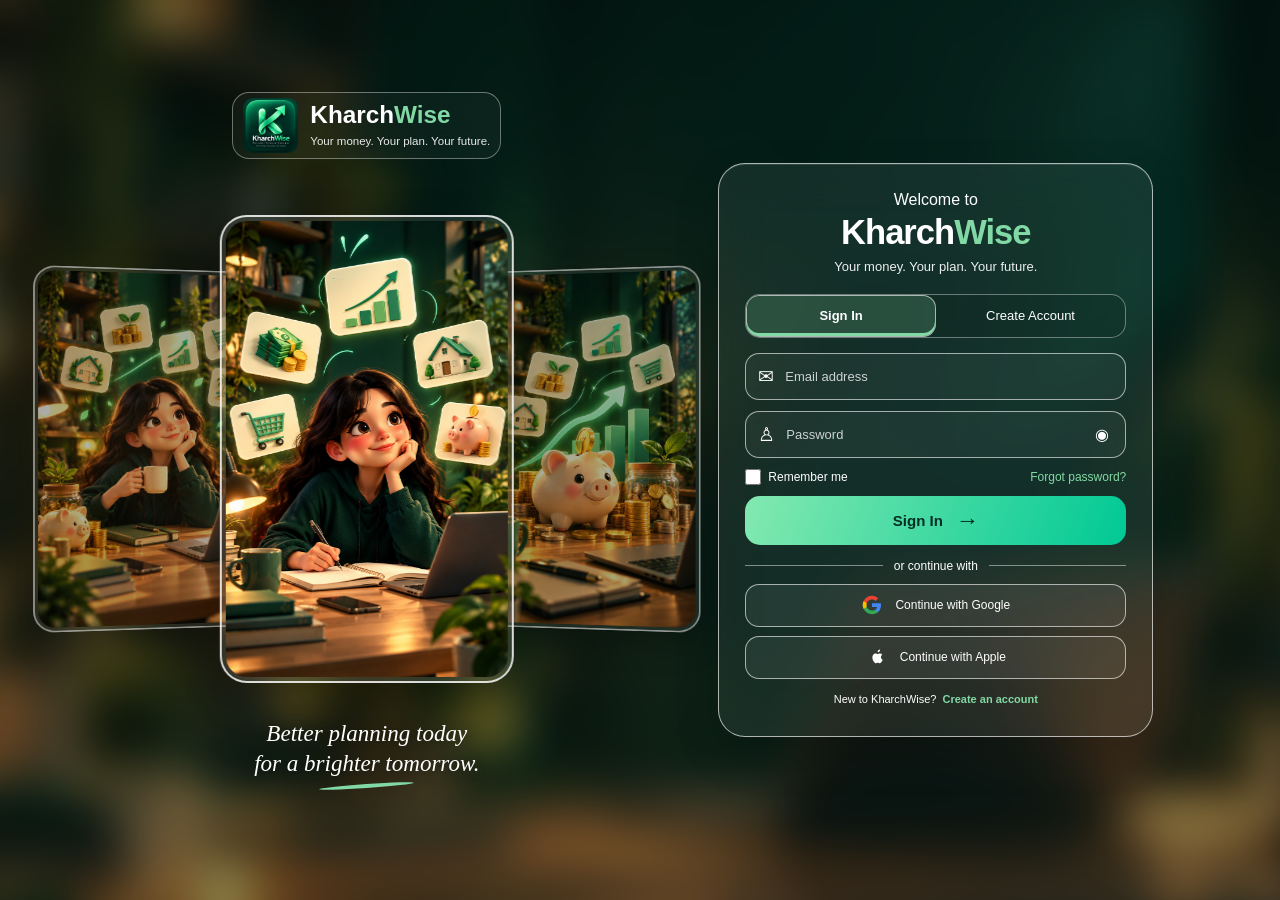
<file: templates/index.html>
<!DOCTYPE html>
<html lang="en">
<head>
    <meta charset="UTF-8">
    <meta name="viewport" content="width=device-width, initial-scale=1.0">
    <title>KharchWise | Your Money. Your Plan. Your Future.</title>
    <link rel="stylesheet" href="/static/css/style.css">
</head>
<body>

<main class="login-page">

    <section class="brand-section">

        <!-- Compact transparent logo and brand name -->
        <div class="logo-frame">
            <img src="/static/images/kharchwise-logo.png"
                 alt="KharchWise logo"
                 class="brand-logo">

            <div class="logo-copy">
                <h2>Kharch<span>Wise</span></h2>
                <p>Your money. Your plan. Your future.</p>
            </div>
        </div>

        <!-- Rotating photos -->
        <div class="carousel">
            <div class="carousel-track">

                <div class="carousel-card">
                    <img src="/static/images/carousel-salary.png"
                         alt="Plan your salary">
                </div>

                <div class="carousel-card">
                    <img src="/static/images/carousel-savings.png"
                         alt="Build your savings">
                </div>

                <div class="carousel-card">
                    <img src="/static/images/carousel-expenses.png"
                         alt="Track your expenses">
                </div>

                <div class="carousel-card">
                    <img src="/static/images/carousel-bills.png"
                         alt="Manage your bills">
                </div>

                

                <div class="carousel-card">
                    <img src="/static/images/carousel-freedom.png"
                         alt="Financial freedom">
                </div>

            </div>
        </div>

        <div class="brand-quote">
            <p>Better planning today<br>for a brighter tomorrow.</p>
            <span></span>
        </div>

    </section>

    <section class="auth-section">
        <div class="auth-card">

            <header class="auth-header">
                <p class="welcome">Welcome to</p>
                <h1>Kharch<span>Wise</span></h1>
                <p class="tagline">Your money. Your plan. Your future.</p>
            </header>

            <div class="auth-tabs">
                <button type="button" class="auth-tab active" id="signin-tab">
                    Sign In
                </button>
                <button type="button" class="auth-tab" id="signup-tab">
                    Create Account
                </button>
            </div>

            <form id="auth-form" class="login-form">

                <label class="input-box">
                    <span aria-hidden="true">✉</span>
                    <input type="email" id="email"
                           placeholder="Email address"
                           autocomplete="email" required>
                </label>

                <label class="input-box">
                    <span aria-hidden="true">♙</span>
                    <input type="password" id="password"
                           placeholder="Password"
                           autocomplete="current-password" required>
                    <button type="button" id="password-toggle"
                            class="password-toggle"
                            aria-label="Show password">◉</button>
                </label>

                <div class="form-options">
                    <label class="remember">
                        <input type="checkbox" id="remember-me">
                        <span>Remember me</span>
                    </label>
                    <a href="#" id="forgot-password">Forgot password?</a>
                </div>

                <button class="primary-button" type="submit">
                    <span id="submit-label">Sign In</span>
                    <span aria-hidden="true">→</span>
                </button>

                <p id="form-message" class="form-message" role="status"></p>
            </form>

            <div class="divider">
                <span></span>
                <p>or continue with</p>
                <span></span>
            </div>

            <div class="social-buttons">

                <button type="button" class="social-button" id="google-button">
                    <svg viewBox="0 0 48 48" class="social-logo" aria-hidden="true">
                        <path fill="#4285F4" d="M43.6 24.5c0-1.4-.1-2.8-.4-4.1H24v7.8h11c-.5 2.5-1.9 4.6-4.1 6v5h6.6c3.9-3.6 6.1-8.7 6.1-14.7Z"/>
                        <path fill="#34A853" d="M24 44c5.5 0 10.1-1.8 13.5-4.8l-6.6-5c-1.8 1.2-4.1 1.9-6.9 1.9-5.3 0-9.8-3.6-11.4-8.4H5.8v5.2C9.2 39.5 16 44 24 44Z"/>
                        <path fill="#FBBC05" d="M12.6 27.7a12 12 0 0 1 0-7.4v-5.2H5.8a20 20 0 0 0 0 17.8l6.8-5.2Z"/>
                        <path fill="#EA4335" d="M24 11.9c3 0 5.7 1 7.8 3.1l5.8-5.8C34.1 6 29.5 4 24 4 16 4 9.2 8.5 5.8 15.1l6.8 5.2c1.6-4.8 6.1-8.4 11.4-8.4Z"/>
                    </svg>
                    <span>Continue with Google</span>
                </button>

                <button type="button" class="social-button" id="apple-button">
                    <svg viewBox="0 0 24 24"
                         class="social-logo apple-logo"
                         aria-hidden="true">
                        <path fill="currentColor" d="M16.37 12.2c.02 2.1 1.84 2.8 1.86 2.81-.02.05-.29 1.01-.96 2-.58.85-1.18 1.69-2.13 1.71-.93.02-1.23-.55-2.29-.55-1.05 0-1.39.53-2.27.57-.91.03-1.6-.92-2.18-1.77-1.19-1.72-2.1-4.87-.88-7 .61-1.06 1.7-1.73 2.88-1.75.9-.02 1.75.61 2.29.61.53 0 1.53-.76 2.58-.65.44.02 1.69.18 2.49 1.35-.06.04-1.49.87-1.48 2.67ZM14.68 5.87c.47-.57.79-1.36.7-2.15-.68.03-1.5.45-1.99 1.02-.44.51-.83 1.31-.72 2.08.76.06 1.54-.39 2.01-.95Z"/>
                    </svg>
                    <span>Continue with Apple</span>
                </button>

            </div>

            <p class="account-switch">
                <span id="account-switch-text">New to KharchWise?</span>
                <button type="button" id="account-switch-button">
                    Create an account
                </button>
            </p>

        </div>
    </section>

</main>

<script src="/static/js/script.js"></script>
</body>
</html>
</file>
<file: static/css/style.css>
/* =========================================
   KHARCHWISE — COMPLETE RESPONSIVE CSS
   ========================================= */

* {
    margin: 0;
    padding: 0;
    box-sizing: border-box;
}

:root {
    --mint: #83D9A5;
    --deep-green: #0B2923;
    --white: #FFFFFF;
}

html {
    min-height: 100%;
}

body {
    min-height: 100vh;
    font-family: Arial, Helvetica, sans-serif;
    color: var(--white);
    background: var(--deep-green);
}

button,
input {
    font: inherit;
}

button {
    cursor: pointer;
}

a {
    color: var(--mint);
    text-decoration: none;
}

/* MAIN PAGE */

.login-page {
    position: relative;
    isolation: isolate;
    overflow: hidden;

    width: 100%;
    min-height: 100vh;
    min-height: 100svh;

    display: grid;
    grid-template-columns: minmax(0, 1.12fr) minmax(0, 0.88fr);
    align-items: center;
    gap: 14px;

    padding: 14px 28px;
}

/* BLURRED BACKGROUND */

.login-page::before {
    content: "";
    position: absolute;
    z-index: -2;
    inset: -25px;

    background-image: url("/static/images/login-background.png");
    background-size: cover;
    background-position: center;
    background-repeat: no-repeat;

    filter: blur(20px);
    transform: scale(1.06);
}

.login-page::after {
    content: "";
    position: absolute;
    z-index: -1;
    inset: 0;

    background: rgba(3, 25, 21, 0.48);
    pointer-events: none;
}

/* LEFT BRAND SECTION */

.brand-section {
    width: 100%;
    min-width: 0;

    display: flex;
    flex-direction: column;
    align-items: center;
    justify-content: center;
    gap: 2px;
}

/* COMPACT TRANSPARENT LOGO BOX */

.logo-frame {
    align-self: center;
    width: fit-content;
    max-width: 100%;

    display: flex;
    align-items: center;
    gap: 12px;

    padding: 5px 10px;

    border: 1px solid rgba(255, 255, 255, 0.38);
    border-radius: 17px;

    background: rgba(255, 255, 255, 0.035);

    backdrop-filter: blur(15px);
    -webkit-backdrop-filter: blur(15px);

    margin-bottom: 0;
    transform: translateY(-20px);
}

.brand-logo {
    display: block;
    width: 55px;
    height: 55px;
    flex: 0 0 55px;

    object-fit: contain;
    border-radius: 10px;
}

.logo-copy {
    min-width: 0;
    text-align: left;
}

.logo-copy h2 {
    font-size: clamp(20px, 1.9vw, 28px);
    line-height: 1.15;
    white-space: nowrap;
}

.logo-copy h2 span {
    color: var(--mint);
}

.logo-copy p {
    margin-top: 4px;
    font-size: clamp(9px, 0.9vw, 12px);
    line-height: 1.4;
    color: rgba(255, 255, 255, 0.9);
}

/* LARGE ROTATING PHOTO CAROUSEL */

.carousel {
    position: relative;
    width: 100%;
    height: clamp(420px, 60vh, 550px);
    perspective: 1100px;
    margin-top: -2px;
}

.carousel-track {
    position: relative;
    width: 100%;
    height: 100%;
    transform-style: preserve-3d;
}

.carousel-card {
    position: absolute;
    left: 50%;
    top: 50%;

    width: clamp(220px, 23vw, 310px);
    height: clamp(350px, 52vh, 480px);

    padding: 4px;

    border: 2px solid rgba(255, 255, 255, 0.82);
    border-radius: 27px;
    overflow: hidden;

    background: rgba(255, 255, 255, 0.10);

    backdrop-filter: blur(12px);
    -webkit-backdrop-filter: blur(12px);

    box-shadow: 0 15px 38px rgba(0, 0, 0, 0.25);

    transform: translate(-50%, -50%);

    transition:
        transform 0.9s cubic-bezier(.2, .75, .25, 1),
        opacity 0.9s ease,
        filter 0.9s ease;
}

.carousel-card img {
    display: block;
    width: 100%;
    height: 100%;

    object-fit: cover;
    border-radius: 21px;
}

/* LEFT PHOTO */

.carousel-card.position-left {
    transform: translate(-123%, -50%) scale(0.77) rotateY(9deg);
    opacity: 0.82;
    z-index: 1;
    filter: brightness(0.80);
}

/* CENTER PHOTO */

.carousel-card.position-center {
    transform: translate(-50%, -50%) scale(1);
    opacity: 1;
    z-index: 3;
    filter: brightness(1);
}

/* RIGHT PHOTO */

.carousel-card.position-right {
    transform: translate(23%, -50%) scale(0.77) rotateY(-9deg);
    opacity: 0.82;
    z-index: 1;
    filter: brightness(0.80);
}

/* HIDDEN PHOTOS */

.carousel-card.position-hidden {
    transform: translate(-50%, -50%) scale(0.55);
    opacity: 0;
    z-index: 0;
    pointer-events: none;
}

/* QUOTE BELOW THE PHOTOS */

.brand-quote {
    text-align: center;
    margin-top: -2px;
    padding: 0 8px;
}

.brand-quote p {
    font-family: Georgia, "Times New Roman", serif;
    font-style: italic;
    font-size: clamp(19px, 1.8vw, 25px);
    line-height: 1.3;
    text-shadow: 0 2px 12px rgba(0, 0, 0, 0.4);
}

.brand-quote span {
    display: block;
    width: 95px;
    height: 4px;
    margin: 6px auto 0;

    background: var(--mint);
    border-radius: 50%;
    transform: rotate(-4deg);
}

/* RIGHT LOGIN SECTION */

.auth-section {
    width: 100%;
    min-width: 0;

    display: flex;
    justify-content: center;
    align-items: center;

    padding: 0;
    transform: translateX(-50px);
}

/* GLASS LOGIN CARD */

.auth-card {
    width: 100%;
    max-width: 435px;
    padding: 27px 26px;

    border: 1.5px solid rgba(255, 255, 255, 0.65);
    border-radius: 27px;

    background: rgba(255, 255, 255, 0.075);

    backdrop-filter: blur(24px) saturate(125%);
    -webkit-backdrop-filter: blur(24px) saturate(125%);

    box-shadow:
        0 18px 45px rgba(0, 0, 0, 0.16),
        inset 0 1px 0 rgba(255, 255, 255, 0.12);
}

/* LOGIN HEADER */

.auth-header {
    text-align: center;
    margin-bottom: 17px;
}

.welcome {
    font-size: 16px;
    margin-bottom: 4px;
}

.auth-header h1 {
    font-size: clamp(31px, 2.7vw, 39px);
    letter-spacing: -1px;
    margin-bottom: 5px;
}

.auth-header h1 span {
    color: var(--mint);
}

.tagline {
    font-size: 13px;
    color: rgba(255, 255, 255, 0.92);
    line-height: 1.5;
}

/* SIGN IN / CREATE ACCOUNT TABS */

.auth-tabs {
    display: grid;
    grid-template-columns: 1fr 1fr;

    margin-bottom: 15px;

    border: 1px solid rgba(255, 255, 255, 0.38);
    border-radius: 15px;
    overflow: hidden;

    background: rgba(0, 0, 0, 0.07);
}

.auth-tab {
    min-width: 0;
    min-height: 42px;

    border: 1px solid transparent;
    border-radius: 13px;

    background: transparent;
    color: white;
    font-size: 13px;
}

.auth-tab.active {
    border-color: rgba(255, 255, 255, 0.60);
    background: rgba(131, 217, 165, 0.20);
    box-shadow: inset 0 -3px 0 var(--mint);
    font-weight: 700;
}

/* LOGIN FORM */

.login-form {
    display: flex;
    flex-direction: column;
    gap: 11px;
}

/* INPUT BOXES */

.input-box {
    min-width: 0;
    min-height: 47px;

    display: flex;
    align-items: center;
    gap: 11px;

    padding: 0 12px;

    border: 1px solid rgba(255, 255, 255, 0.60);
    border-radius: 14px;

    background: rgba(255, 255, 255, 0.045);
}

.input-box:focus-within {
    border-color: white;
    background: rgba(255, 255, 255, 0.08);
}

.input-box > span {
    font-size: 19px;
    flex-shrink: 0;
}

.input-box input {
    width: 100%;
    min-width: 0;
    height: 43px;

    border: none;
    outline: none;

    background: transparent;
    color: white;
    font-size: 13px;
}

.input-box input::placeholder {
    color: rgba(255, 255, 255, 0.78);
}

.password-toggle {
    flex-shrink: 0;
    border: none;
    background: transparent;
    color: white;
    padding: 4px;
}

/* REMEMBER ME AND FORGOT PASSWORD */

.form-options {
    display: flex;
    align-items: center;
    justify-content: space-between;
    flex-wrap: wrap;
    gap: 9px;

    font-size: 12px;
}

.remember {
    display: flex;
    align-items: center;
    gap: 7px;
}

.remember input {
    accent-color: var(--mint);
    width: 16px;
    height: 16px;
}

/* PRIMARY SIGN IN BUTTON */

.primary-button {
    width: 100%;
    min-height: 49px;

    display: flex;
    align-items: center;
    justify-content: center;
    gap: 13px;

    border: none;
    border-radius: 15px;

    background: linear-gradient(110deg, #83E9B0, #00C995);
    color: #052D24;

    font-weight: 700;
    font-size: 15px;
}

.primary-button span:last-child {
    font-size: 23px;
}

.form-message {
    color: var(--mint);
    font-size: 12px;
    line-height: 1.5;
}

.form-message:empty {
    display: none;
}

/* DIVIDER */

.divider {
    display: flex;
    align-items: center;
    gap: 11px;

    margin: 14px 0 11px;
}

.divider span {
    flex: 1;
    height: 1px;
    background: rgba(255, 255, 255, 0.46);
}

.divider p {
    font-size: 12px;
    white-space: nowrap;
}

/* GOOGLE AND APPLE BUTTONS */

.social-buttons {
    display: flex;
    flex-direction: column;
    gap: 9px;
}

.social-button {
    width: 100%;
    min-height: 43px;

    display: flex;
    align-items: center;
    justify-content: center;
    gap: 12px;

    border: 1px solid rgba(255, 255, 255, 0.60);
    border-radius: 14px;

    background: rgba(255, 255, 255, 0.065);
    color: white;
    font-size: 12px;
}

.social-button:hover {
    background: rgba(255, 255, 255, 0.14);
}

.social-logo {
    width: 22px;
    height: 22px;
    flex-shrink: 0;
}

.apple-logo {
    color: white;
}

/* ACCOUNT SWITCH LINK */

.account-switch {
    margin-top: 12px;

    display: flex;
    flex-wrap: wrap;
    justify-content: center;
    gap: 6px;

    text-align: center;
    font-size: 11px;
    line-height: 1.6;
}

.account-switch button {
    border: none;
    background: transparent;
    color: var(--mint);
    font-size: 11px;
    font-weight: 700;
}

/* SHORT LAPTOP SCREENS */

@media (min-width: 761px) and (max-height: 800px) {
    .login-page {
        padding-top: 8px;
        padding-bottom: 8px;
    }

    .brand-section {
        gap: 1px;
    }

    .logo-frame {
        padding: 4px 9px;
    }

    .brand-logo {
        width: 48px;
        height: 48px;
        flex-basis: 48px;
    }

    .carousel {
        height: 51vh;
        min-height: 330px;
    }

    .carousel-card {
        width: clamp(210px, 22vw, 290px);
        height: min(48vh, 420px);
        min-height: 300px;
    }

    .brand-quote {
        margin-top: -2px;
    }

    .brand-quote p {
        font-size: 19px;
    }

    .auth-card {
        padding: 20px 22px;
    }

    .auth-header {
        margin-bottom: 10px;
    }

    .auth-tabs {
        margin-bottom: 9px;
    }

    .login-form {
        gap: 7px;
    }

    .input-box {
        min-height: 40px;
    }

    .input-box input {
        height: 37px;
    }

    .primary-button {
        min-height: 42px;
    }

    .divider {
        margin: 9px 0 7px;
    }

    .social-button {
        min-height: 37px;
    }

    .account-switch {
        margin-top: 7px;
    }
}

/* MOBILE RESPONSIVE LAYOUT */

@media (max-width: 760px) {
    .login-page {
        grid-template-columns: minmax(0, 1fr);
        align-content: start;
        gap: 17px;

        padding: 16px 13px 24px;
    }

    .brand-section {
        gap: 5px;
    }

    .logo-frame {
        align-self: center;
        width: fit-content;
        max-width: 100%;

        min-height: 66px;
        gap: 9px;
        padding: 6px 10px;
    }

    .brand-logo {
        width: 46px;
        height: 46px;
        flex-basis: 46px;
    }

    .logo-copy h2 {
        font-size: 20px;
    }

    .logo-copy p {
        font-size: 9px;
    }

    .carousel {
        height: clamp(380px, 48vh, 460px);
        margin-top: 0;
    }

    .carousel-card {
        width: min(82vw, 340px);
        height: min(44vh, 420px);
        min-height: 300px;
    }

    .brand-quote {
        margin-top: -4px;
    }

    .brand-quote p {
        font-size: 19px;
    }

    .auth-section {
        transform: none;
    }

    .auth-card {
        width: 100%;
        max-width: 440px;
        padding: 23px 19px;
    }

    .auth-header h1 {
        font-size: 34px;
    }
}

/* SMALL MOBILE SCREENS */

@media (max-width: 390px) {
    .login-page {
        padding: 13px 9px 22px;
        gap: 14px;
    }

    .logo-frame {
        gap: 7px;
        padding: 5px 8px;
    }

    .brand-logo {
        width: 41px;
        height: 41px;
        flex-basis: 41px;
    }

    .logo-copy h2 {
        font-size: 18px;
    }

    .logo-copy p {
        font-size: 8px;
    }

    .carousel {
        height: 330px;
    }

    .carousel-card {
        width: min(76vw, 280px);
        height: 270px;
        min-height: 0;
    }

    .carousel-card.position-left {
        transform: translate(-98%, -50%) scale(0.72) rotateY(8deg);
    }

    .carousel-card.position-right {
        transform: translate(-2%, -50%) scale(0.72) rotateY(-8deg);
    }

    .auth-card {
        padding: 18px 14px;
    }
}

/* REDUCE MOTION IF REQUESTED BY DEVICE */

@media (prefers-reduced-motion: reduce) {
    .carousel-card {
        transition-duration: 0.01ms;
    }
}

/* =========================================
   KHARCHWISE — CINEMATIC LOGIN ENTRANCE
   Preserve existing layout and branding
   ========================================= */

/* Logo enters first */
.logo-frame {
    animation: kw-logo-enter 900ms cubic-bezier(.2, .75, .25, 1)
        150ms both;
}

@keyframes kw-logo-enter {
    from {
        opacity: 0;
        translate: 0 22px;
        filter: blur(5px);
    }
    to {
        opacity: 1;
        translate: 0 0;
        filter: blur(0);
    }
}

/* Carousel fades in after the logo */
.carousel {
    animation: kw-carousel-enter 1000ms cubic-bezier(.2, .75, .25, 1)
        650ms both;
}

@keyframes kw-carousel-enter {
    from {
        opacity: 0;
        filter: blur(5px);
    }
    to {
        opacity: 1;
        filter: blur(0);
    }
}

/* Reveal photos once in sequence without overriding their positions */
.carousel-card img {
    animation: kw-photo-enter 900ms cubic-bezier(.2, .75, .25, 1) both;
}

.carousel-card:nth-child(1) img {
    animation-delay: 850ms;
}

.carousel-card:nth-child(2) img {
    animation-delay: 1100ms;
}

.carousel-card:nth-child(3) img {
    animation-delay: 1350ms;
}

.carousel-card:nth-child(4) img {
    animation-delay: 1600ms;
}

.carousel-card:nth-child(5) img {
    animation-delay: 1850ms;
}

@keyframes kw-photo-enter {
    from {
        opacity: 0;
        filter: blur(5px);
        scale: .94;
    }
    to {
        opacity: 1;
        filter: blur(0);
        scale: 1;
    }
}

/* Quote appears after the carousel */
.brand-quote {
    animation: kw-quote-enter 750ms ease 1900ms both;
}

@keyframes kw-quote-enter {
    from {
        opacity: 0;
        translate: 0 14px;
    }
    to {
        opacity: 1;
        translate: 0 0;
    }
}

/* Login card glides in from the right */
.auth-card {
    animation: kw-card-enter 950ms cubic-bezier(.2, .75, .25, 1)
        1750ms both;
}

@keyframes kw-card-enter {
    from {
        opacity: 0;
        translate: 42px 0;
        filter: blur(5px);
    }
    to {
        opacity: 1;
        translate: 0 0;
        filter: blur(0);
    }
}

/* Reveal the card contents in order */
.auth-header > *,
.auth-tabs,
.login-form > *,
.divider,
.social-buttons > *,
.account-switch {
    opacity: 0;
    animation: kw-content-enter 650ms cubic-bezier(.2, .75, .25, 1) both;
}

/* Welcome, heading, and subtitle */
.auth-header > :nth-child(1) {
    animation-delay: 2200ms;
}

.auth-header > :nth-child(2) {
    animation-delay: 2350ms;
}

.auth-header > :nth-child(3) {
    animation-delay: 2500ms;
}

/* Sign-in and create-account tabs */
.auth-tabs {
    animation-delay: 2650ms;
}

/* Email, password, options, button, and form message */
.login-form > :nth-child(1) {
    animation-delay: 2800ms;
}

.login-form > :nth-child(2) {
    animation-delay: 2950ms;
}

.login-form > :nth-child(3) {
    animation-delay: 3100ms;
}

.login-form > :nth-child(4) {
    animation-delay: 3250ms;
}

.login-form > :nth-child(5) {
    animation-delay: 3400ms;
}

/* Social login section */
.divider {
    animation-delay: 3550ms;
}

.social-buttons > :nth-child(1) {
    animation-delay: 3700ms;
}

.social-buttons > :nth-child(2) {
    animation-delay: 3850ms;
}

.account-switch {
    animation-delay: 4000ms;
}

@keyframes kw-content-enter {
    from {
        opacity: 0;
        translate: 0 13px;
        filter: blur(3px);
    }
    to {
        opacity: 1;
        translate: 0 0;
        filter: blur(0);
    }
}

/* Gentle hover polish after entrance */
.primary-button,
.social-button,
.auth-tab {
    transition:
        background-color 250ms ease,
        box-shadow 250ms ease,
        border-color 250ms ease;
}

.primary-button:hover {
    box-shadow: 0 7px 22px rgba(0, 201, 149, .2);
}

.auth-tab,
.social-button {
    -webkit-tap-highlight-color: transparent;
}

/* Mobile: login card rises gently from below */
@media (max-width: 760px) {
    .auth-card {
        animation-name: kw-card-enter-mobile;
    }

    @keyframes kw-card-enter-mobile {
        from {
            opacity: 0;
            translate: 0 26px;
            filter: blur(5px);
        }
        to {
            opacity: 1;
            translate: 0 0;
            filter: blur(0);
        }
    }
}

/* Respect reduced-motion accessibility settings */
@media (prefers-reduced-motion: reduce) {
    .logo-frame,
    .carousel,
    .carousel-card img,
    .brand-quote,
    .auth-card,
    .auth-header > *,
    .auth-tabs,
    .login-form > *,
    .divider,
    .social-buttons > *,
    .account-switch {
        animation: none !important;
        opacity: 1 !important;
        filter: none !important;
        translate: none !important;
        scale: 1 !important;
    }

    .carousel-card {
        transition-duration: 0.01ms !important;
    }
}
</file>
